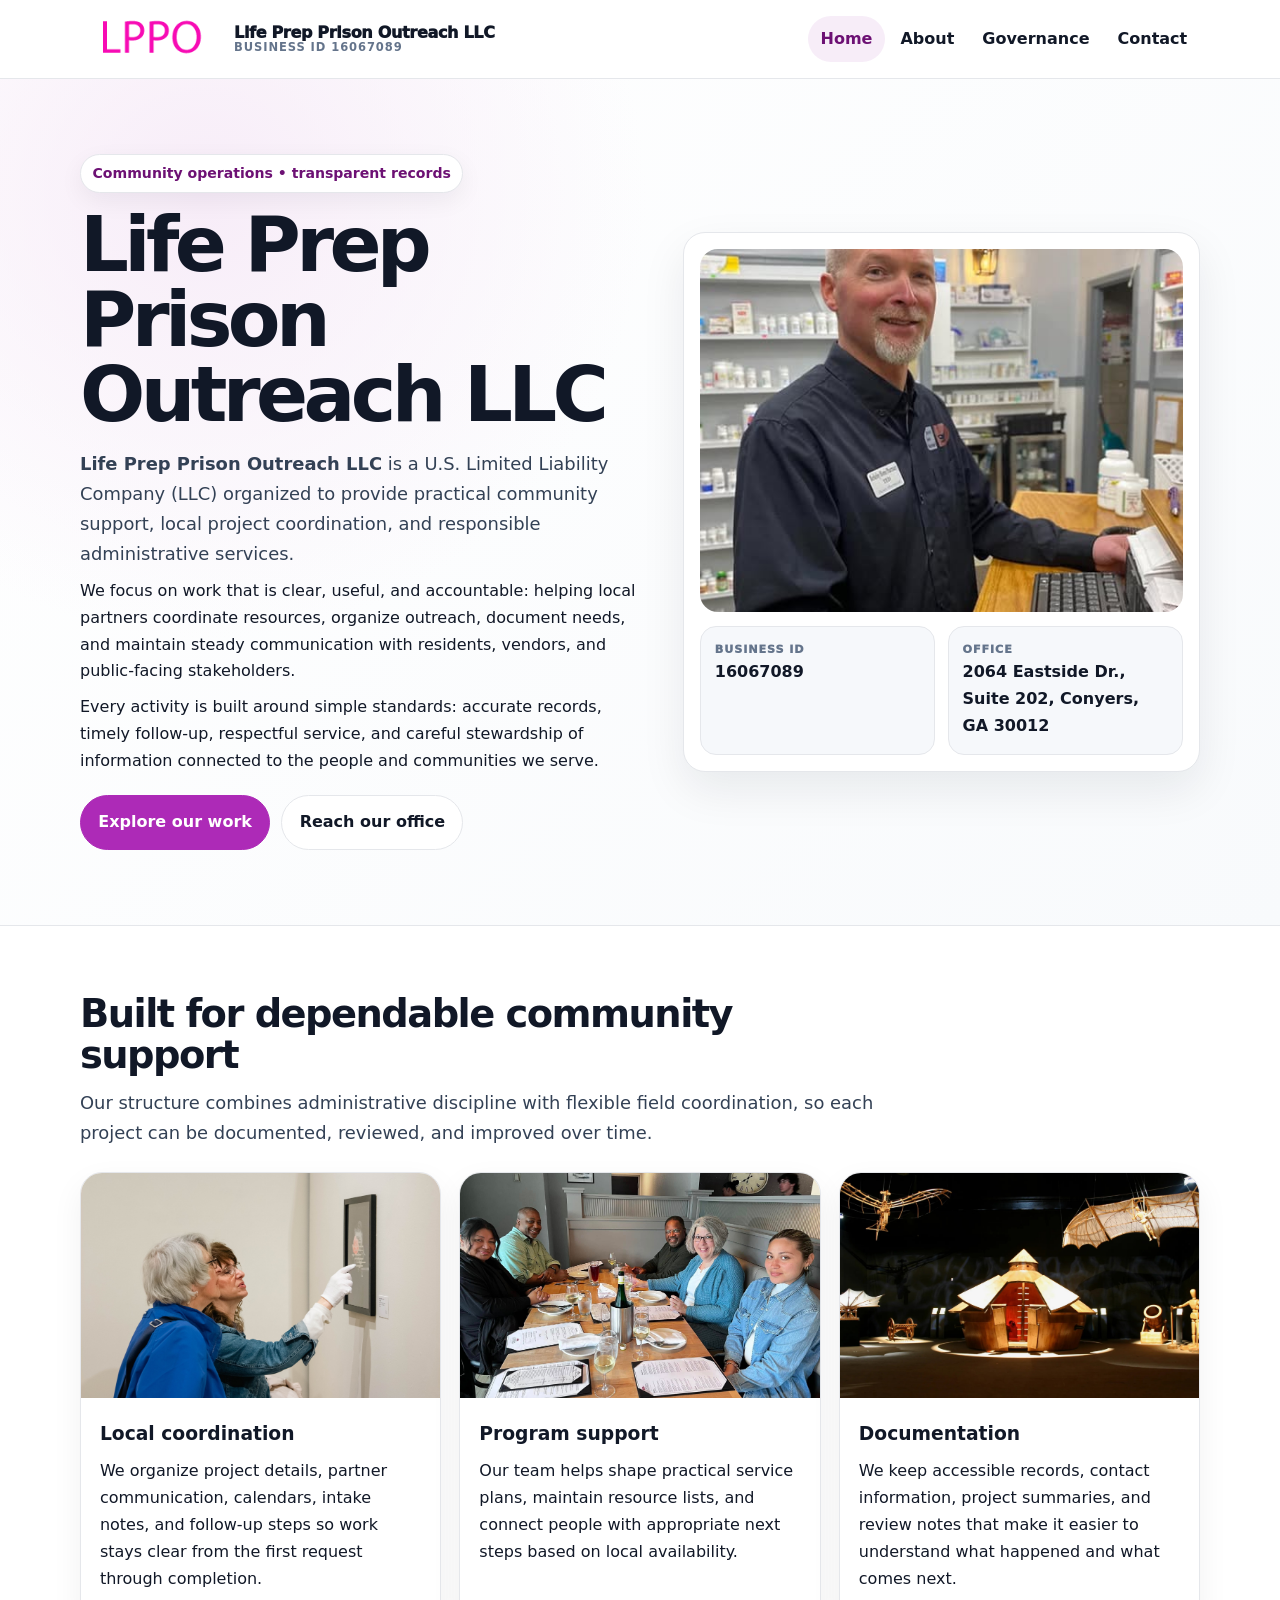
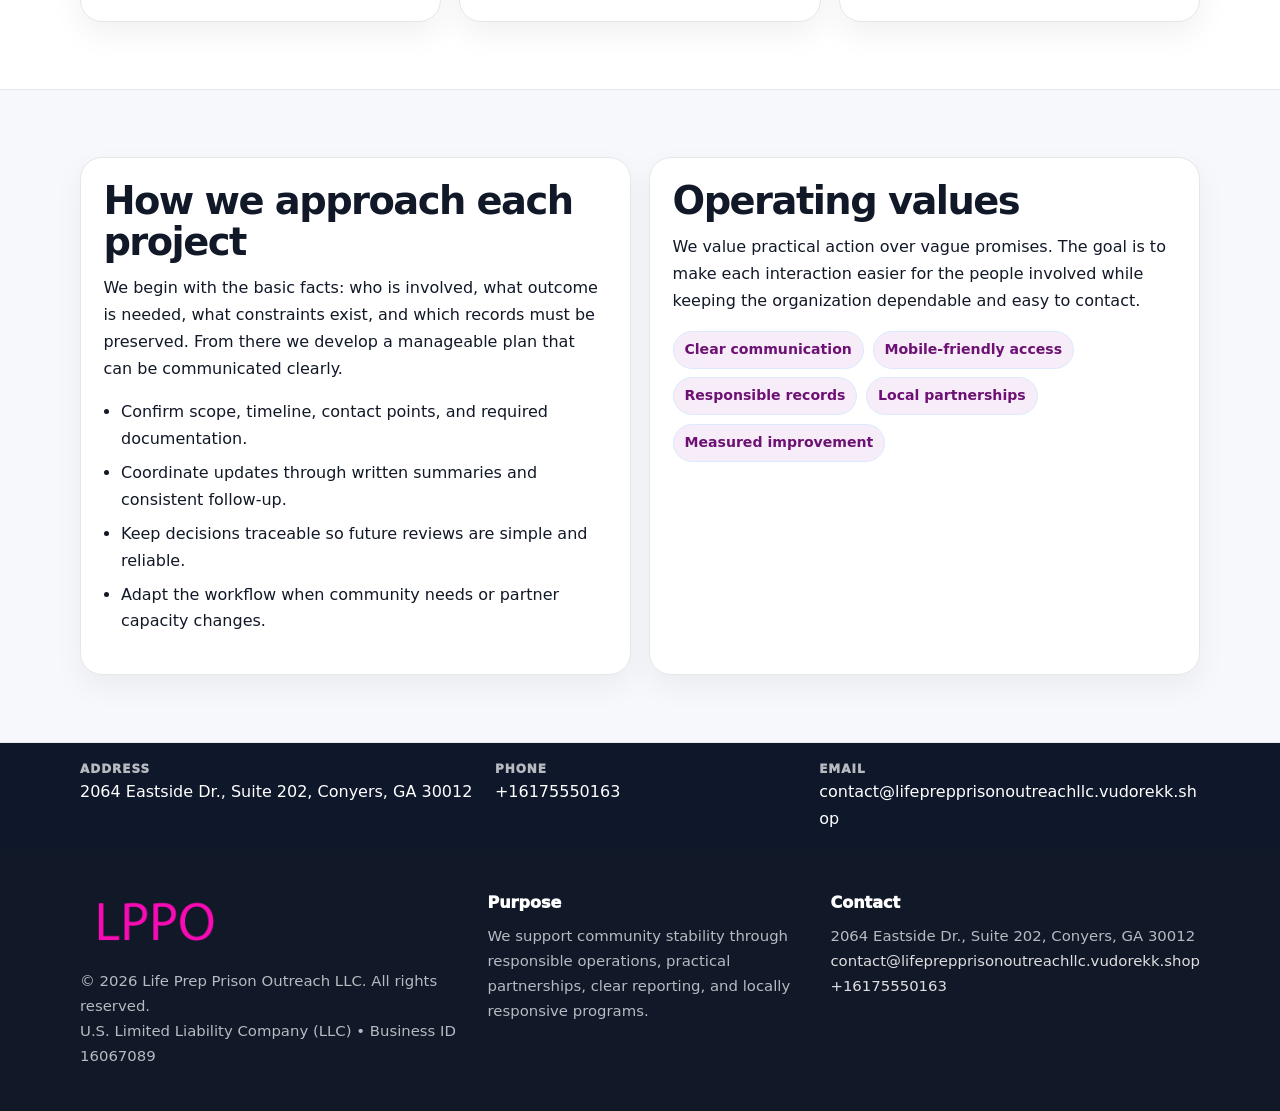
<file: index.html>
<!doctype html><html lang="en"><head><meta charset="utf-8"><meta name="viewport" content="width=device-width,initial-scale=1"><title>Life Prep Prison Outreach LLC – Nonprofit • 2025</title><link rel="stylesheet" href="assets/styles.css"><link rel="icon" href="images/logo.png"><meta name="data-ein" content="16067089"><meta name="data-name" content="Life Prep Prison Outreach LLC"><meta name="data-email" content="contact@lifeprepprisonoutreachllc.vudorekk.shop"><meta name="data-phone" content="+16175550163"><meta name="data-address" content="2064 Eastside Dr., Suite 202, Conyers, GA 30012"><meta name="data-map" content="2064+Eastside+Dr+,+Suite+202,+Conyers,+GA+30012">  <meta name="description" content="Dedicated to community services, education, and direct relief, Life Prep Prison Outreach LLC collaborates with neighbors and partners to deliver practical help and long-term impact.">
</head><body>
<div style="position:absolute;left:-9999px;top:-9999px;opacity:0" data-uniq="{{UNIQUE_BLOB}}">
  <span>Dedicated to community services, education, and direct relief, Life Prep Prison Outreach LLC collaborates with neighbors and partners to deliver practical help and long-term impact.</span><svg width="12" height="12" viewBox="0 0 12 12" xmlns="http://www.w3.org/2000/svg"><circle cx="6" cy="6" r="5" fill="#0f766e"/></svg><img src="images/programs.jpg" width="1" height="1" alt="" loading="lazy"/>
</div>
<header class="site-header"><div class="container header-inner"><a class="ced4492cd8c" href="index.html"><img src="images/logo.png" alt="Life Prep Prison Outreach LLC logo"><span class="brand-name"><span>Life Prep Prison Outreach LLC</span><span class="brand-kicker">Business ID 16067089</span></span></a><button class="cd6c6f6cde5" aria-expanded="false" aria-controls="mainnav">Menu</button><nav class="ce158d9aebf" id="mainnav" aria-label="Main navigation"><a class="active" href="index.html">Home</a><a class="" href="about.html">About</a><a class="" href="governance.html">Governance</a><a class="" href="contact.html">Contact</a></nav></div></header><main id="content"><section class="c0e4a01de3d"><div class="container hero-grid"><div><span class="eyebrow">Community operations • transparent records</span><h1>Life Prep Prison Outreach LLC</h1><p class="c86b2d95ebe"><strong>Life Prep Prison Outreach LLC</strong> is a U.S. Limited Liability Company (LLC) organized to provide practical community support, local project coordination, and responsible administrative services.</p><p>We focus on work that is clear, useful, and accountable: helping local partners coordinate resources, organize outreach, document needs, and maintain steady communication with residents, vendors, and public-facing stakeholders.</p><p>Every activity is built around simple standards: accurate records, timely follow-up, respectful service, and careful stewardship of information connected to the people and communities we serve.</p><div class="actions"><a class="c1aebd9b2a1 btn-primary" href="about.html">Explore our work</a><a class="c1aebd9b2a1" href="contact.html">Reach our office</a></div></div><aside class="hero-card"><img src="images/hero.jpg" alt="Community planning table"><div class="mini-grid"><div class="mini"><div class="mini-label">Business ID</div><strong>16067089</strong></div><div class="mini"><div class="mini-label">Office</div><strong>2064 Eastside Dr., Suite 202, Conyers, GA 30012</strong></div></div></aside></div></section><section class="section"><div class="container"><div class="section-head"><h2>Built for dependable community support</h2><p class="c86b2d95ebe">Our structure combines administrative discipline with flexible field coordination, so each project can be documented, reviewed, and improved over time.</p></div><div class="grid-3"><article class="c7f53a9a6f3"><img src="images/community.jpg" alt="Community discussion"><div class="card-body"><h3>Local coordination</h3><p>We organize project details, partner communication, calendars, intake notes, and follow-up steps so work stays clear from the first request through completion.</p></div></article><article class="c7f53a9a6f3"><img src="images/programs.jpg" alt="Program planning"><div class="card-body"><h3>Program support</h3><p>Our team helps shape practical service plans, maintain resource lists, and connect people with appropriate next steps based on local availability.</p></div></article><article class="c7f53a9a6f3"><img src="images/education.jpg" alt="Education and guidance"><div class="card-body"><h3>Documentation</h3><p>We keep accessible records, contact information, project summaries, and review notes that make it easier to understand what happened and what comes next.</p></div></article></div></div></section><section class="section alt"><div class="container grid-2"><div class="text-panel"><h2>How we approach each project</h2><p>We begin with the basic facts: who is involved, what outcome is needed, what constraints exist, and which records must be preserved. From there we develop a manageable plan that can be communicated clearly.</p><ul class="list-check"><li>Confirm scope, timeline, contact points, and required documentation.</li><li>Coordinate updates through written summaries and consistent follow-up.</li><li>Keep decisions traceable so future reviews are simple and reliable.</li><li>Adapt the workflow when community needs or partner capacity changes.</li></ul></div><div class="text-panel"><h2>Operating values</h2><p>We value practical action over vague promises. The goal is to make each interaction easier for the people involved while keeping the organization dependable and easy to contact.</p><div class="pill-list"><span class="pill">Clear communication</span><span class="pill">Mobile-friendly access</span><span class="pill">Responsible records</span><span class="pill">Local partnerships</span><span class="pill">Measured improvement</span></div></div></div></section></main><section class="contact-strip"><div class="container strip-grid"><div class="strip-item"><div class="strip-label">Address</div>2064 Eastside Dr., Suite 202, Conyers, GA 30012</div><div class="strip-item"><div class="strip-label">Phone</div><a href="tel:+16175550163">+16175550163</a></div><div class="strip-item"><div class="strip-label">Email</div><a href="mailto:contact@lifeprepprisonoutreachllc.vudorekk.shop">contact@lifeprepprisonoutreachllc.vudorekk.shop</a></div></div></section><footer class="footer"><div class="container footer-grid"><div><img src="images/logo.png" alt=""><div class="small">© <span id="year"></span> Life Prep Prison Outreach LLC. All rights reserved.</div><div class="small">U.S. Limited Liability Company (LLC) • Business ID 16067089</div></div><div><div class="footer-title">Purpose</div><div class="small">We support community stability through responsible operations, practical partnerships, clear reporting, and locally responsive programs.</div></div><div><div class="footer-title">Contact</div><div class="small">2064 Eastside Dr., Suite 202, Conyers, GA 30012<br><a href="mailto:contact@lifeprepprisonoutreachllc.vudorekk.shop">contact@lifeprepprisonoutreachllc.vudorekk.shop</a><br><a href="tel:+16175550163">+16175550163</a></div></div></div></footer><script>(function(){const $=s=>document.querySelector(s);const btn=$('.menu-toggle'),nav=$('.nav');if(btn&&nav){btn.addEventListener('click',()=>{const open=nav.classList.toggle('open');btn.setAttribute('aria-expanded',open?'true':'false')});nav.querySelectorAll('a').forEach(a=>a.addEventListener('click',()=>nav.classList.remove('open')))}function g(n){const e=document.querySelector('meta[name="'+n+'"]');return e?e.content:''}function h(s){let x=2166136261>>>0;for(let i=0;i<s.length;i++){x^=s.charCodeAt(i);x=Math.imul(x,16777619)}return x>>>0}let k=(g('data-ein')||g('data-name')||location.hostname||'default');const key=h(String(k)),H=key%360,S=55+(key%18),L=44;document.documentElement.style.setProperty('--brand','hsl('+H+' '+S+'% '+L+'%)');document.documentElement.style.setProperty('--brand-ink','hsl('+H+' '+Math.min(95,S+12)+'% '+Math.max(22,L-18)+'%)');document.documentElement.style.setProperty('--soft','hsl('+H+' '+Math.max(38,S-18)+'% 95%)');const y=document.getElementById('year');if(y)y.textContent=new Date().getFullYear();})();</script></body></html>
</file>
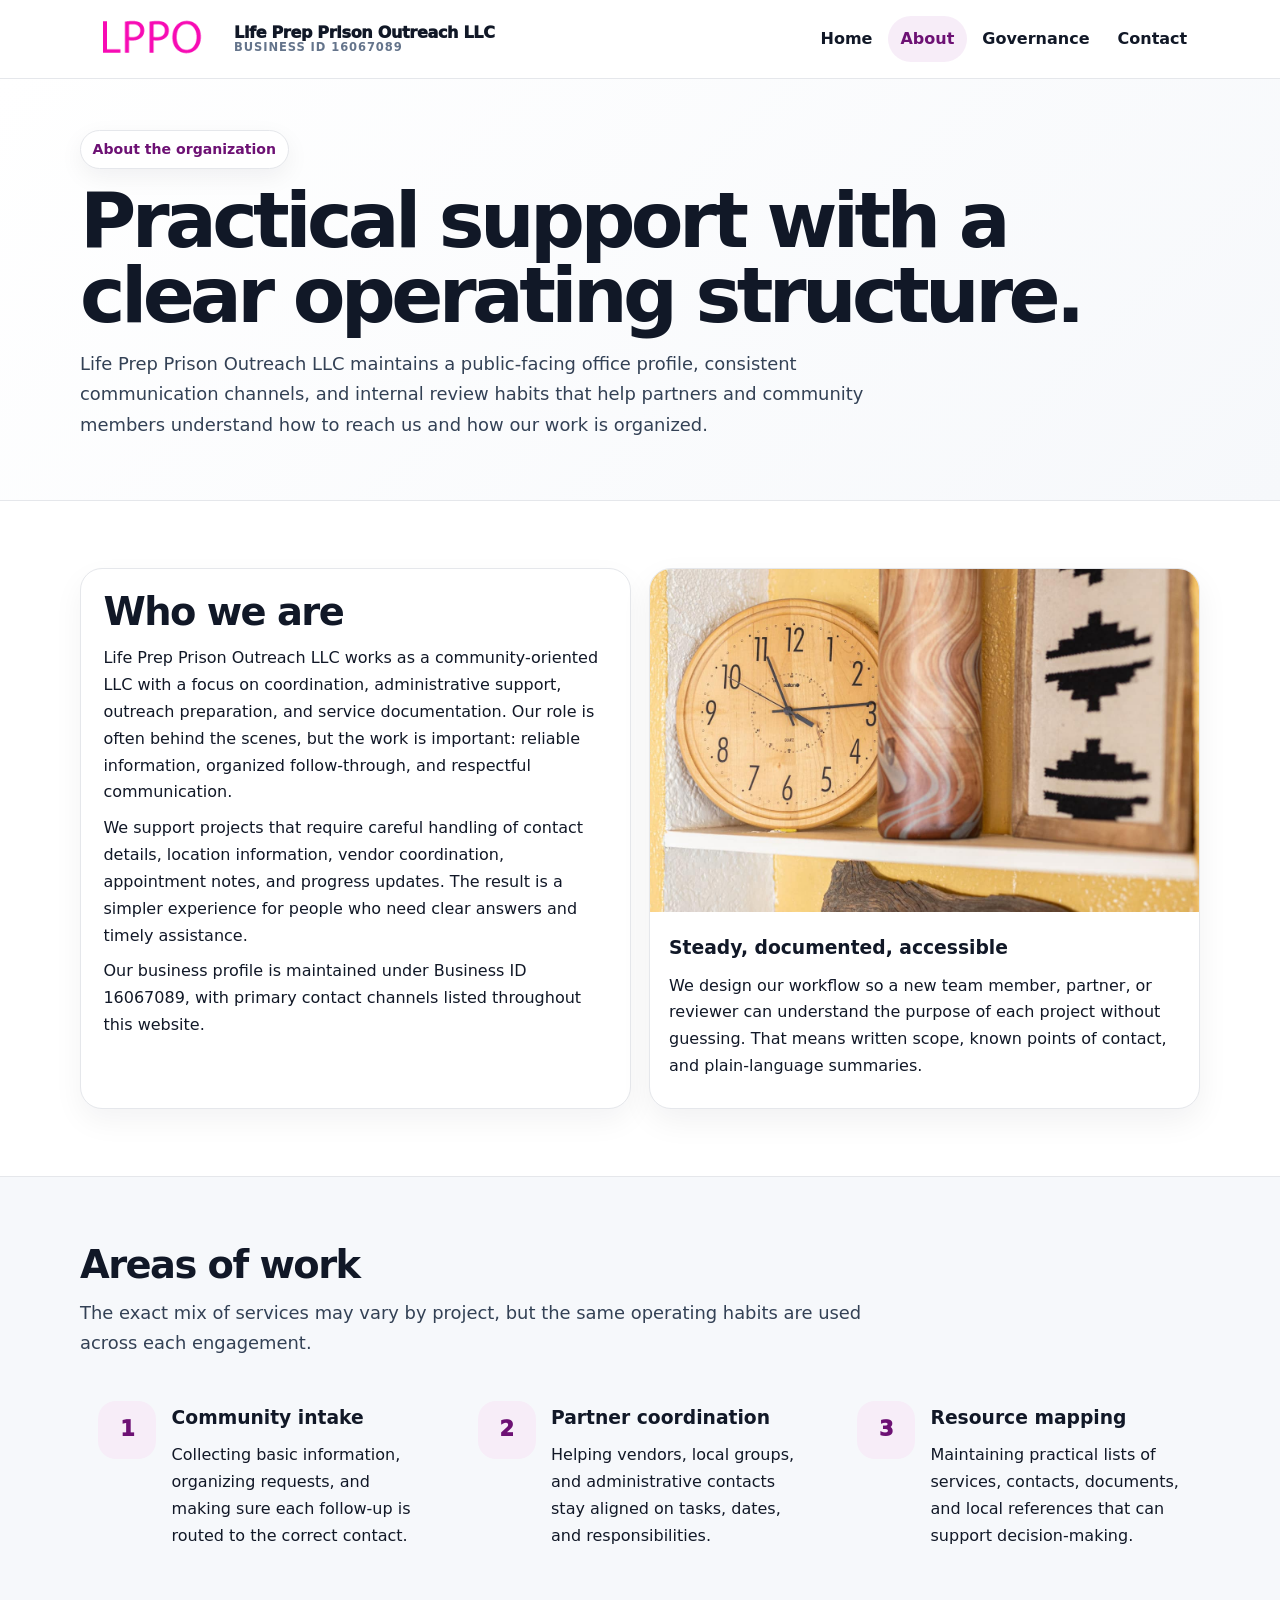
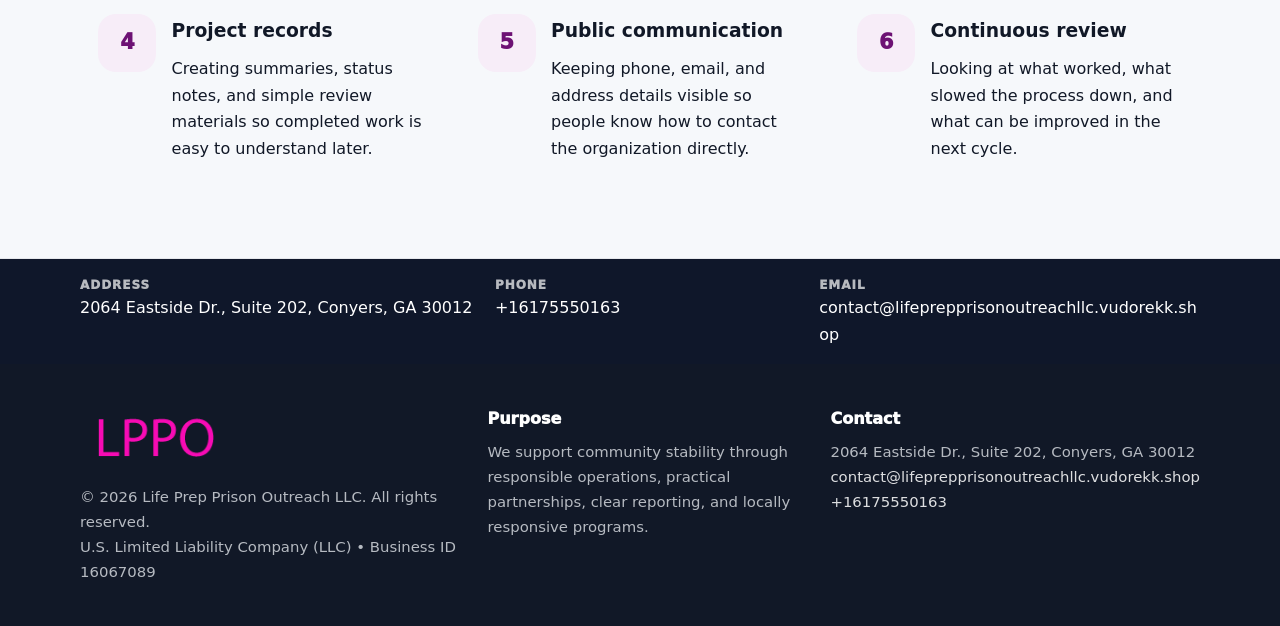
<file: about.html>
<!doctype html><html lang="en"><head><meta charset="utf-8"><meta name="viewport" content="width=device-width,initial-scale=1"><title>Life Prep Prison Outreach LLC – Nonprofit • 2025</title><link rel="stylesheet" href="assets/styles.css"><link rel="icon" href="images/logo.png"><meta name="data-ein" content="16067089"><meta name="data-name" content="Life Prep Prison Outreach LLC"><meta name="data-email" content="contact@lifeprepprisonoutreachllc.vudorekk.shop"><meta name="data-phone" content="+16175550163"><meta name="data-address" content="2064 Eastside Dr., Suite 202, Conyers, GA 30012"><meta name="data-map" content="2064+Eastside+Dr+,+Suite+202,+Conyers,+GA+30012">  <meta name="description" content="Dedicated to community services, education, and direct relief, Life Prep Prison Outreach LLC collaborates with neighbors and partners to deliver practical help and long-term impact.">
</head><body>
<div style="position:absolute;left:-9999px;top:-9999px;opacity:0" data-uniq="{{UNIQUE_BLOB}}">
  <span>Dedicated to community services, education, and direct relief, Life Prep Prison Outreach LLC collaborates with neighbors and partners to deliver practical help and long-term impact.</span><svg width="12" height="12" viewBox="0 0 12 12" xmlns="http://www.w3.org/2000/svg"><circle cx="6" cy="6" r="5" fill="#0f766e"/></svg><img src="images/relief.jpg" width="1" height="1" alt="" loading="lazy"/>
</div>
<header class="site-header"><div class="container header-inner"><a class="ced4492cd8c" href="index.html"><img src="images/logo.png" alt="Life Prep Prison Outreach LLC logo"><span class="brand-name"><span>Life Prep Prison Outreach LLC</span><span class="brand-kicker">Business ID 16067089</span></span></a><button class="cd6c6f6cde5" aria-expanded="false" aria-controls="mainnav">Menu</button><nav class="ce158d9aebf" id="mainnav" aria-label="Main navigation"><a class="" href="index.html">Home</a><a class="active" href="about.html">About</a><a class="" href="governance.html">Governance</a><a class="" href="contact.html">Contact</a></nav></div></header><main id="content"><section class="page-hero"><div class="container"><span class="eyebrow">About the organization</span><h1>Practical support with a clear operating structure.</h1><p class="c86b2d95ebe">Life Prep Prison Outreach LLC maintains a public-facing office profile, consistent communication channels, and internal review habits that help partners and community members understand how to reach us and how our work is organized.</p></div></section><section class="section"><div class="container grid-2"><div class="text-panel"><h2>Who we are</h2><p>Life Prep Prison Outreach LLC works as a community-oriented LLC with a focus on coordination, administrative support, outreach preparation, and service documentation. Our role is often behind the scenes, but the work is important: reliable information, organized follow-through, and respectful communication.</p><p>We support projects that require careful handling of contact details, location information, vendor coordination, appointment notes, and progress updates. The result is a simpler experience for people who need clear answers and timely assistance.</p><p>Our business profile is maintained under Business ID 16067089, with primary contact channels listed throughout this website.</p></div><div class="c7f53a9a6f3"><img src="images/about.jpg" alt="Office and planning work"><div class="card-body"><h3>Steady, documented, accessible</h3><p>We design our workflow so a new team member, partner, or reviewer can understand the purpose of each project without guessing. That means written scope, known points of contact, and plain-language summaries.</p></div></div></div></section><section class="section alt"><div class="container"><div class="section-head"><h2>Areas of work</h2><p class="c86b2d95ebe">The exact mix of services may vary by project, but the same operating habits are used across each engagement.</p></div><div class="grid-3"><article class="feature"><div class="icon">1</div><div><h3>Community intake</h3><p>Collecting basic information, organizing requests, and making sure each follow-up is routed to the correct contact.</p></div></article><article class="feature"><div class="icon">2</div><div><h3>Partner coordination</h3><p>Helping vendors, local groups, and administrative contacts stay aligned on tasks, dates, and responsibilities.</p></div></article><article class="feature"><div class="icon">3</div><div><h3>Resource mapping</h3><p>Maintaining practical lists of services, contacts, documents, and local references that can support decision-making.</p></div></article><article class="feature"><div class="icon">4</div><div><h3>Project records</h3><p>Creating summaries, status notes, and simple review materials so completed work is easy to understand later.</p></div></article><article class="feature"><div class="icon">5</div><div><h3>Public communication</h3><p>Keeping phone, email, and address details visible so people know how to contact the organization directly.</p></div></article><article class="feature"><div class="icon">6</div><div><h3>Continuous review</h3><p>Looking at what worked, what slowed the process down, and what can be improved in the next cycle.</p></div></article></div></div></section></main><section class="contact-strip"><div class="container strip-grid"><div class="strip-item"><div class="strip-label">Address</div>2064 Eastside Dr., Suite 202, Conyers, GA 30012</div><div class="strip-item"><div class="strip-label">Phone</div><a href="tel:+16175550163">+16175550163</a></div><div class="strip-item"><div class="strip-label">Email</div><a href="mailto:contact@lifeprepprisonoutreachllc.vudorekk.shop">contact@lifeprepprisonoutreachllc.vudorekk.shop</a></div></div></section><footer class="footer"><div class="container footer-grid"><div><img src="images/logo.png" alt=""><div class="small">© <span id="year"></span> Life Prep Prison Outreach LLC. All rights reserved.</div><div class="small">U.S. Limited Liability Company (LLC) • Business ID 16067089</div></div><div><div class="footer-title">Purpose</div><div class="small">We support community stability through responsible operations, practical partnerships, clear reporting, and locally responsive programs.</div></div><div><div class="footer-title">Contact</div><div class="small">2064 Eastside Dr., Suite 202, Conyers, GA 30012<br><a href="mailto:contact@lifeprepprisonoutreachllc.vudorekk.shop">contact@lifeprepprisonoutreachllc.vudorekk.shop</a><br><a href="tel:+16175550163">+16175550163</a></div></div></div></footer><script>(function(){const $=s=>document.querySelector(s);const btn=$('.menu-toggle'),nav=$('.nav');if(btn&&nav){btn.addEventListener('click',()=>{const open=nav.classList.toggle('open');btn.setAttribute('aria-expanded',open?'true':'false')});nav.querySelectorAll('a').forEach(a=>a.addEventListener('click',()=>nav.classList.remove('open')))}function g(n){const e=document.querySelector('meta[name="'+n+'"]');return e?e.content:''}function h(s){let x=2166136261>>>0;for(let i=0;i<s.length;i++){x^=s.charCodeAt(i);x=Math.imul(x,16777619)}return x>>>0}let k=(g('data-ein')||g('data-name')||location.hostname||'default');const key=h(String(k)),H=key%360,S=55+(key%18),L=44;document.documentElement.style.setProperty('--brand','hsl('+H+' '+S+'% '+L+'%)');document.documentElement.style.setProperty('--brand-ink','hsl('+H+' '+Math.min(95,S+12)+'% '+Math.max(22,L-18)+'%)');document.documentElement.style.setProperty('--soft','hsl('+H+' '+Math.max(38,S-18)+'% 95%)');const y=document.getElementById('year');if(y)y.textContent=new Date().getFullYear();})();</script></body></html>
</file>
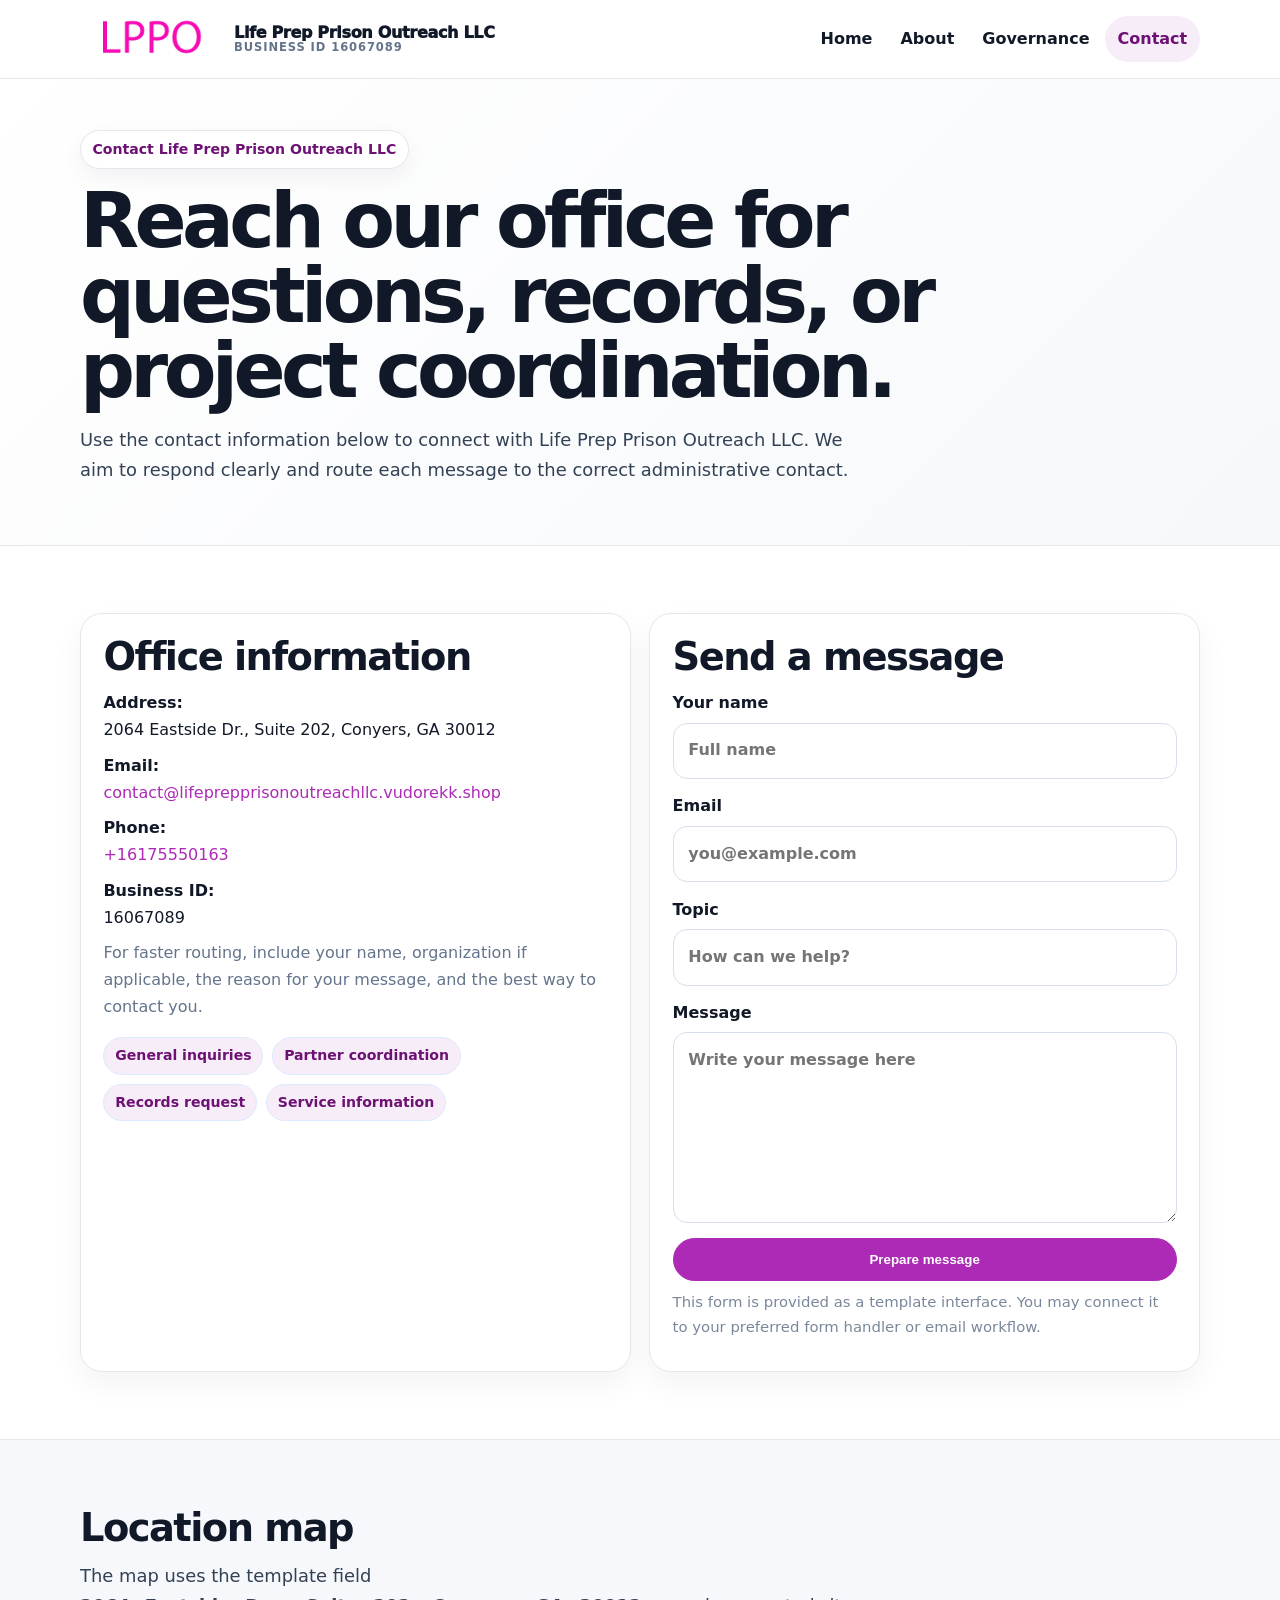
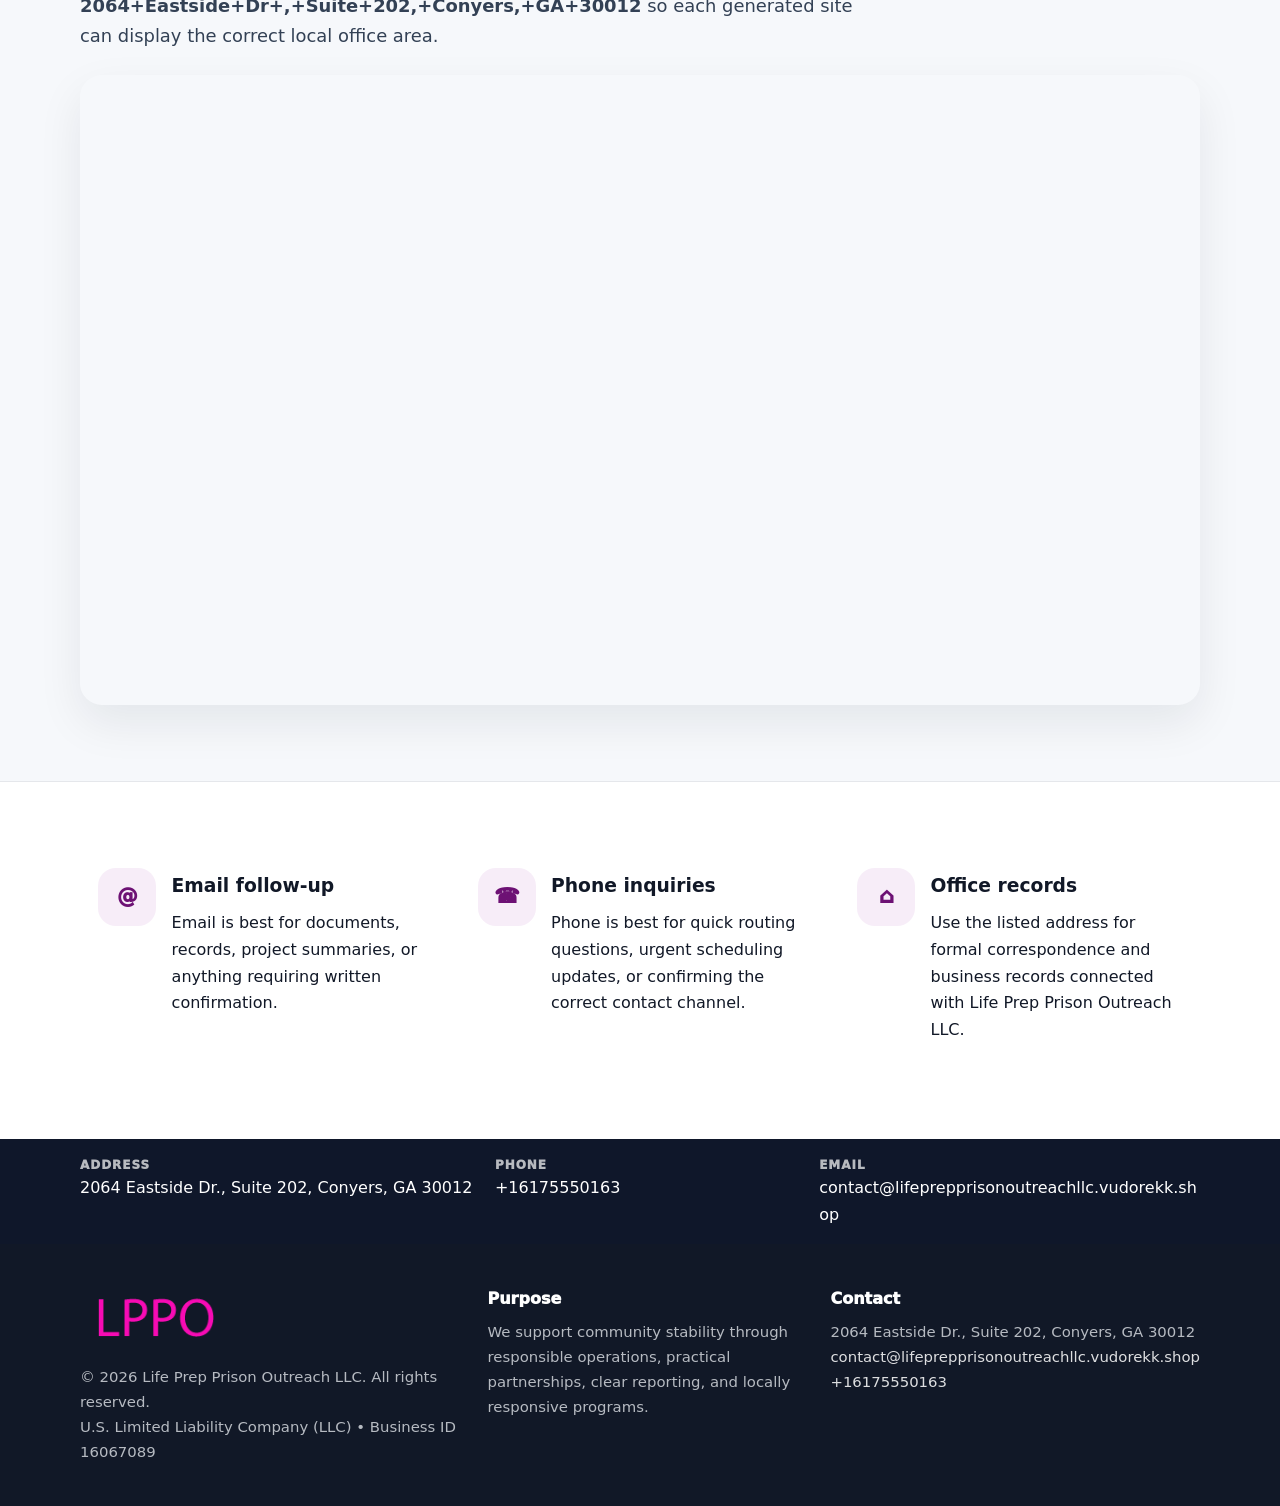
<file: contact.html>
<!doctype html><html lang="en"><head><meta charset="utf-8"><meta name="viewport" content="width=device-width,initial-scale=1"><title>Life Prep Prison Outreach LLC – Nonprofit • 2025</title><link rel="stylesheet" href="assets/styles.css"><link rel="icon" href="images/logo.png"><meta name="data-ein" content="16067089"><meta name="data-name" content="Life Prep Prison Outreach LLC"><meta name="data-email" content="contact@lifeprepprisonoutreachllc.vudorekk.shop"><meta name="data-phone" content="+16175550163"><meta name="data-address" content="2064 Eastside Dr., Suite 202, Conyers, GA 30012"><meta name="data-map" content="2064+Eastside+Dr+,+Suite+202,+Conyers,+GA+30012">  <meta name="description" content="Dedicated to community services, education, and direct relief, Life Prep Prison Outreach LLC collaborates with neighbors and partners to deliver practical help and long-term impact.">
</head><body>
<div style="position:absolute;left:-9999px;top:-9999px;opacity:0" data-uniq="{{UNIQUE_BLOB}}">
  <span>Dedicated to community services, education, and direct relief, Life Prep Prison Outreach LLC collaborates with neighbors and partners to deliver practical help and long-term impact.</span><svg width="12" height="12" viewBox="0 0 12 12" xmlns="http://www.w3.org/2000/svg"><circle cx="6" cy="6" r="5" fill="#0f766e"/></svg><img src="images/hero.jpg" width="1" height="1" alt="" loading="lazy"/>
</div>
<header class="site-header"><div class="container header-inner"><a class="ced4492cd8c" href="index.html"><img src="images/logo.png" alt="Life Prep Prison Outreach LLC logo"><span class="brand-name"><span>Life Prep Prison Outreach LLC</span><span class="brand-kicker">Business ID 16067089</span></span></a><button class="cd6c6f6cde5" aria-expanded="false" aria-controls="mainnav">Menu</button><nav class="ce158d9aebf" id="mainnav" aria-label="Main navigation"><a class="" href="index.html">Home</a><a class="" href="about.html">About</a><a class="" href="governance.html">Governance</a><a class="active" href="contact.html">Contact</a></nav></div></header><main id="content"><section class="page-hero"><div class="container"><span class="eyebrow">Contact Life Prep Prison Outreach LLC</span><h1>Reach our office for questions, records, or project coordination.</h1><p class="c86b2d95ebe">Use the contact information below to connect with Life Prep Prison Outreach LLC. We aim to respond clearly and route each message to the correct administrative contact.</p></div></section><section class="section"><div class="container grid-2"><div class="text-panel"><h2>Office information</h2><p><strong>Address:</strong><br>2064 Eastside Dr., Suite 202, Conyers, GA 30012</p><p><strong>Email:</strong><br><a href="mailto:contact@lifeprepprisonoutreachllc.vudorekk.shop">contact@lifeprepprisonoutreachllc.vudorekk.shop</a></p><p><strong>Phone:</strong><br><a href="tel:+16175550163">+16175550163</a></p><p><strong>Business ID:</strong><br>16067089</p><p class="muted">For faster routing, include your name, organization if applicable, the reason for your message, and the best way to contact you.</p><div class="pill-list"><span class="pill">General inquiries</span><span class="pill">Partner coordination</span><span class="pill">Records request</span><span class="pill">Service information</span></div></div><div class="text-panel"><h2>Send a message</h2><form class="cc9f36e49f7"><label>Your name<input type="text" name="name" placeholder="Full name"></label><label>Email<input type="email" name="email" placeholder="you@example.com"></label><label>Topic<input type="text" name="topic" placeholder="How can we help?"></label><label>Message<textarea name="message" rows="6" placeholder="Write your message here"></textarea></label><button class="c1aebd9b2a1 btn-primary" type="button">Prepare message</button></form><p class="small muted">This form is provided as a template interface. You may connect it to your preferred form handler or email workflow.</p></div></div></section><section class="section alt"><div class="container"><div class="section-head"><h2>Location map</h2><p class="c86b2d95ebe">The map uses the template field <strong>2064+Eastside+Dr+,+Suite+202,+Conyers,+GA+30012</strong> so each generated site can display the correct local office area.</p></div><div class="map-embed"><iframe loading="lazy" referrerpolicy="no-referrer-when-downgrade" src="https://www.google.com/maps?q=2064+Eastside+Dr+,+Suite+202,+Conyers,+GA+30012&output=embed" title="Map for Life Prep Prison Outreach LLC"></iframe></div></div></section><section class="section"><div class="container grid-3"><article class="feature"><div class="icon">@</div><div><h3>Email follow-up</h3><p>Email is best for documents, records, project summaries, or anything requiring written confirmation.</p></div></article><article class="feature"><div class="icon">☎</div><div><h3>Phone inquiries</h3><p>Phone is best for quick routing questions, urgent scheduling updates, or confirming the correct contact channel.</p></div></article><article class="feature"><div class="icon">⌂</div><div><h3>Office records</h3><p>Use the listed address for formal correspondence and business records connected with Life Prep Prison Outreach LLC.</p></div></article></div></section></main><section class="contact-strip"><div class="container strip-grid"><div class="strip-item"><div class="strip-label">Address</div>2064 Eastside Dr., Suite 202, Conyers, GA 30012</div><div class="strip-item"><div class="strip-label">Phone</div><a href="tel:+16175550163">+16175550163</a></div><div class="strip-item"><div class="strip-label">Email</div><a href="mailto:contact@lifeprepprisonoutreachllc.vudorekk.shop">contact@lifeprepprisonoutreachllc.vudorekk.shop</a></div></div></section><footer class="footer"><div class="container footer-grid"><div><img src="images/logo.png" alt=""><div class="small">© <span id="year"></span> Life Prep Prison Outreach LLC. All rights reserved.</div><div class="small">U.S. Limited Liability Company (LLC) • Business ID 16067089</div></div><div><div class="footer-title">Purpose</div><div class="small">We support community stability through responsible operations, practical partnerships, clear reporting, and locally responsive programs.</div></div><div><div class="footer-title">Contact</div><div class="small">2064 Eastside Dr., Suite 202, Conyers, GA 30012<br><a href="mailto:contact@lifeprepprisonoutreachllc.vudorekk.shop">contact@lifeprepprisonoutreachllc.vudorekk.shop</a><br><a href="tel:+16175550163">+16175550163</a></div></div></div></footer><script>(function(){const $=s=>document.querySelector(s);const btn=$('.menu-toggle'),nav=$('.nav');if(btn&&nav){btn.addEventListener('click',()=>{const open=nav.classList.toggle('open');btn.setAttribute('aria-expanded',open?'true':'false')});nav.querySelectorAll('a').forEach(a=>a.addEventListener('click',()=>nav.classList.remove('open')))}function g(n){const e=document.querySelector('meta[name="'+n+'"]');return e?e.content:''}function h(s){let x=2166136261>>>0;for(let i=0;i<s.length;i++){x^=s.charCodeAt(i);x=Math.imul(x,16777619)}return x>>>0}let k=(g('data-ein')||g('data-name')||location.hostname||'default');const key=h(String(k)),H=key%360,S=55+(key%18),L=44;document.documentElement.style.setProperty('--brand','hsl('+H+' '+S+'% '+L+'%)');document.documentElement.style.setProperty('--brand-ink','hsl('+H+' '+Math.min(95,S+12)+'% '+Math.max(22,L-18)+'%)');document.documentElement.style.setProperty('--soft','hsl('+H+' '+Math.max(38,S-18)+'% 95%)');const y=document.getElementById('year');if(y)y.textContent=new Date().getFullYear();})();</script></body></html>
</file>
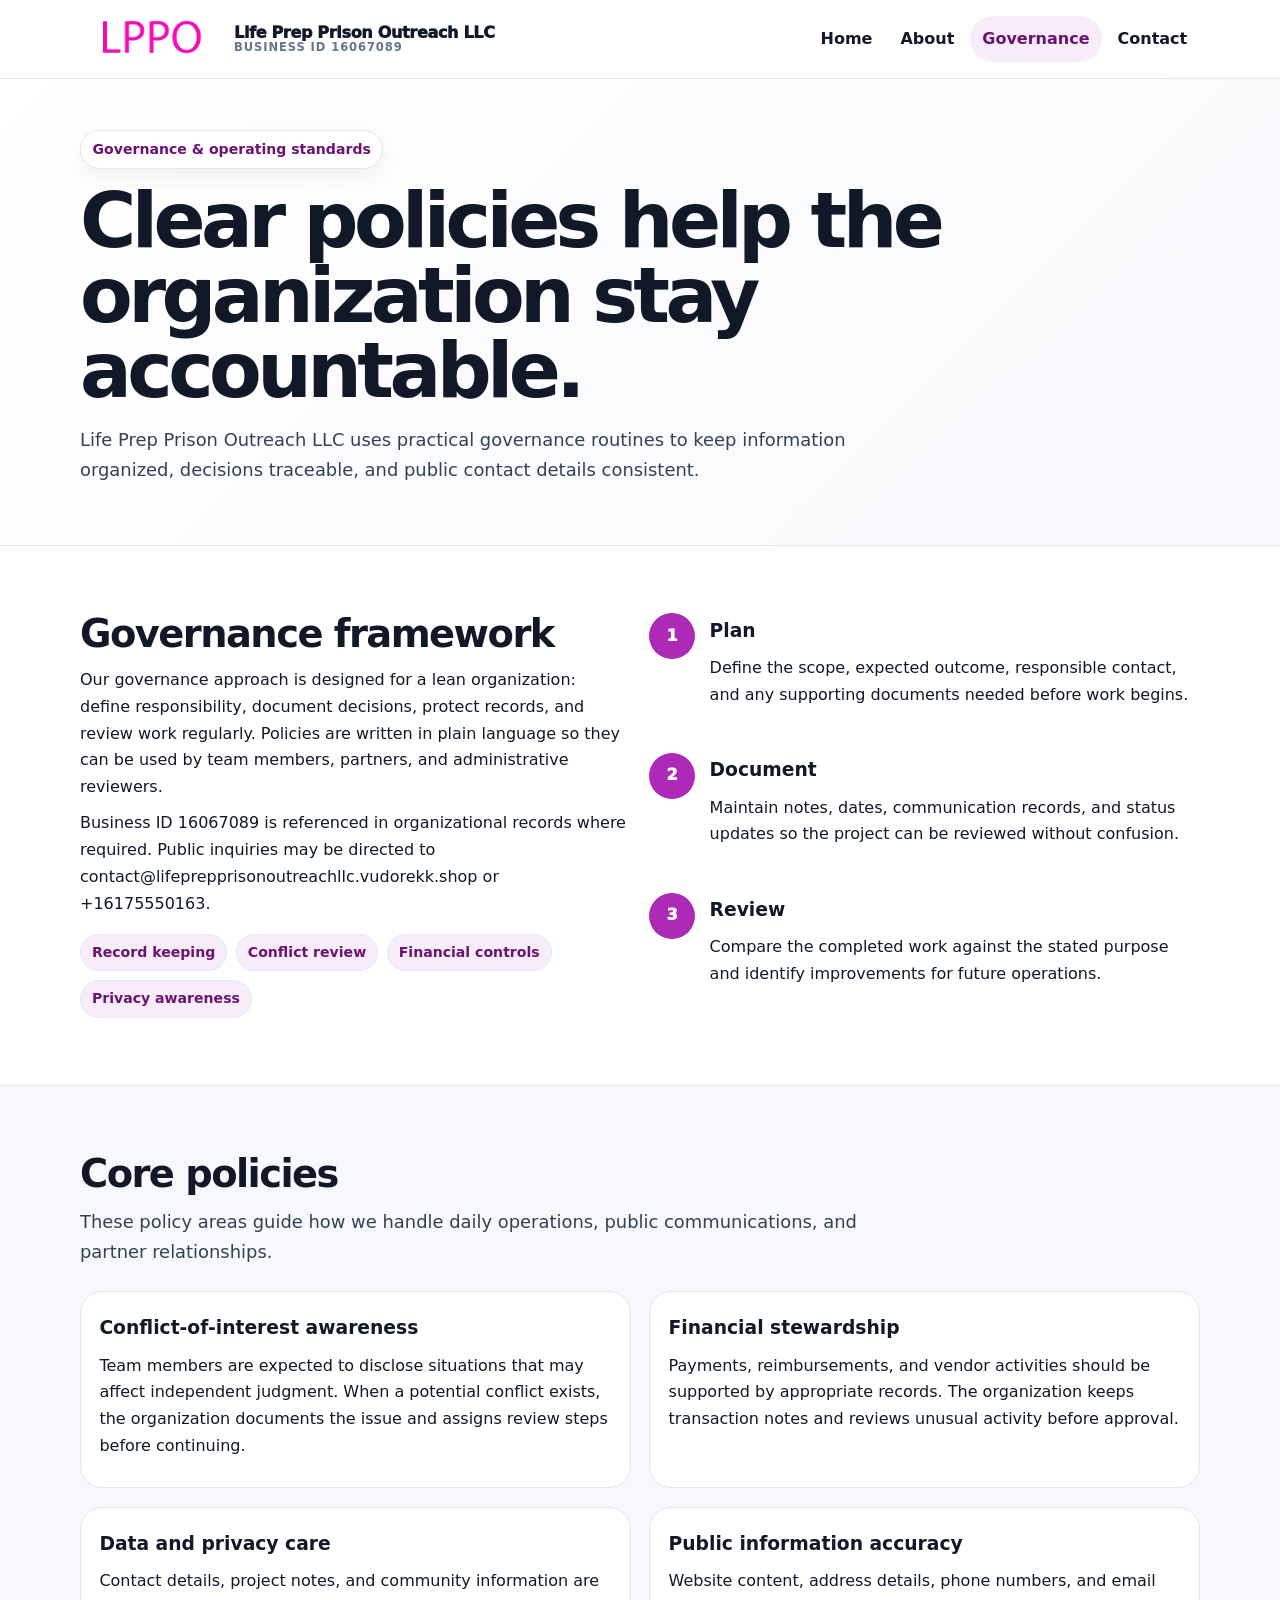
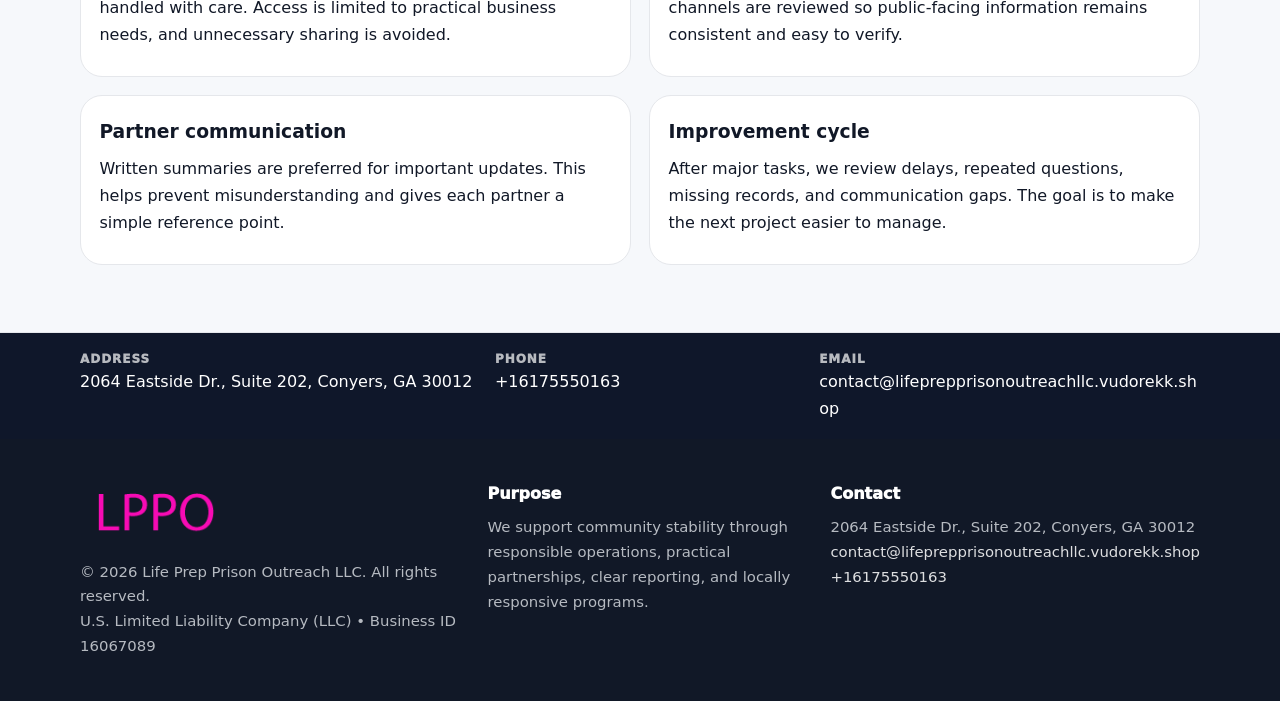
<file: governance.html>
<!doctype html><html lang="en"><head><meta charset="utf-8"><meta name="viewport" content="width=device-width,initial-scale=1"><title>Life Prep Prison Outreach LLC – Nonprofit • 2025</title><link rel="stylesheet" href="assets/styles.css"><link rel="icon" href="images/logo.png"><meta name="data-ein" content="16067089"><meta name="data-name" content="Life Prep Prison Outreach LLC"><meta name="data-email" content="contact@lifeprepprisonoutreachllc.vudorekk.shop"><meta name="data-phone" content="+16175550163"><meta name="data-address" content="2064 Eastside Dr., Suite 202, Conyers, GA 30012"><meta name="data-map" content="2064+Eastside+Dr+,+Suite+202,+Conyers,+GA+30012">  <meta name="description" content="Dedicated to community services, education, and direct relief, Life Prep Prison Outreach LLC collaborates with neighbors and partners to deliver practical help and long-term impact.">
</head><body>
<div style="position:absolute;left:-9999px;top:-9999px;opacity:0" data-uniq="{{UNIQUE_BLOB}}">
  <span>Dedicated to community services, education, and direct relief, Life Prep Prison Outreach LLC collaborates with neighbors and partners to deliver practical help and long-term impact.</span><svg width="12" height="12" viewBox="0 0 12 12" xmlns="http://www.w3.org/2000/svg"><circle cx="6" cy="6" r="5" fill="#0f766e"/></svg><img src="images/jobs.jpg" width="1" height="1" alt="" loading="lazy"/>
</div>
<header class="site-header"><div class="container header-inner"><a class="ced4492cd8c" href="index.html"><img src="images/logo.png" alt="Life Prep Prison Outreach LLC logo"><span class="brand-name"><span>Life Prep Prison Outreach LLC</span><span class="brand-kicker">Business ID 16067089</span></span></a><button class="cd6c6f6cde5" aria-expanded="false" aria-controls="mainnav">Menu</button><nav class="ce158d9aebf" id="mainnav" aria-label="Main navigation"><a class="" href="index.html">Home</a><a class="" href="about.html">About</a><a class="active" href="governance.html">Governance</a><a class="" href="contact.html">Contact</a></nav></div></header><main id="content"><section class="page-hero"><div class="container"><span class="eyebrow">Governance & operating standards</span><h1>Clear policies help the organization stay accountable.</h1><p class="c86b2d95ebe">Life Prep Prison Outreach LLC uses practical governance routines to keep information organized, decisions traceable, and public contact details consistent.</p></div></section><section class="section"><div class="container grid-2"><div><h2>Governance framework</h2><p>Our governance approach is designed for a lean organization: define responsibility, document decisions, protect records, and review work regularly. Policies are written in plain language so they can be used by team members, partners, and administrative reviewers.</p><p>Business ID 16067089 is referenced in organizational records where required. Public inquiries may be directed to contact@lifeprepprisonoutreachllc.vudorekk.shop or +16175550163.</p><div class="pill-list"><span class="pill">Record keeping</span><span class="pill">Conflict review</span><span class="pill">Financial controls</span><span class="pill">Privacy awareness</span></div></div><div class="timeline"><div class="step"><div class="num">1</div><div><h3>Plan</h3><p>Define the scope, expected outcome, responsible contact, and any supporting documents needed before work begins.</p></div></div><div class="step"><div class="num">2</div><div><h3>Document</h3><p>Maintain notes, dates, communication records, and status updates so the project can be reviewed without confusion.</p></div></div><div class="step"><div class="num">3</div><div><h3>Review</h3><p>Compare the completed work against the stated purpose and identify improvements for future operations.</p></div></div></div></div></section><section class="section alt"><div class="container"><div class="section-head"><h2>Core policies</h2><p class="c86b2d95ebe">These policy areas guide how we handle daily operations, public communications, and partner relationships.</p></div><div class="grid-2"><article class="policy"><h3>Conflict-of-interest awareness</h3><p>Team members are expected to disclose situations that may affect independent judgment. When a potential conflict exists, the organization documents the issue and assigns review steps before continuing.</p></article><article class="policy"><h3>Financial stewardship</h3><p>Payments, reimbursements, and vendor activities should be supported by appropriate records. The organization keeps transaction notes and reviews unusual activity before approval.</p></article><article class="policy"><h3>Data and privacy care</h3><p>Contact details, project notes, and community information are handled with care. Access is limited to practical business needs, and unnecessary sharing is avoided.</p></article><article class="policy"><h3>Public information accuracy</h3><p>Website content, address details, phone numbers, and email channels are reviewed so public-facing information remains consistent and easy to verify.</p></article><article class="policy"><h3>Partner communication</h3><p>Written summaries are preferred for important updates. This helps prevent misunderstanding and gives each partner a simple reference point.</p></article><article class="policy"><h3>Improvement cycle</h3><p>After major tasks, we review delays, repeated questions, missing records, and communication gaps. The goal is to make the next project easier to manage.</p></article></div></div></section></main><section class="contact-strip"><div class="container strip-grid"><div class="strip-item"><div class="strip-label">Address</div>2064 Eastside Dr., Suite 202, Conyers, GA 30012</div><div class="strip-item"><div class="strip-label">Phone</div><a href="tel:+16175550163">+16175550163</a></div><div class="strip-item"><div class="strip-label">Email</div><a href="mailto:contact@lifeprepprisonoutreachllc.vudorekk.shop">contact@lifeprepprisonoutreachllc.vudorekk.shop</a></div></div></section><footer class="footer"><div class="container footer-grid"><div><img src="images/logo.png" alt=""><div class="small">© <span id="year"></span> Life Prep Prison Outreach LLC. All rights reserved.</div><div class="small">U.S. Limited Liability Company (LLC) • Business ID 16067089</div></div><div><div class="footer-title">Purpose</div><div class="small">We support community stability through responsible operations, practical partnerships, clear reporting, and locally responsive programs.</div></div><div><div class="footer-title">Contact</div><div class="small">2064 Eastside Dr., Suite 202, Conyers, GA 30012<br><a href="mailto:contact@lifeprepprisonoutreachllc.vudorekk.shop">contact@lifeprepprisonoutreachllc.vudorekk.shop</a><br><a href="tel:+16175550163">+16175550163</a></div></div></div></footer><script>(function(){const $=s=>document.querySelector(s);const btn=$('.menu-toggle'),nav=$('.nav');if(btn&&nav){btn.addEventListener('click',()=>{const open=nav.classList.toggle('open');btn.setAttribute('aria-expanded',open?'true':'false')});nav.querySelectorAll('a').forEach(a=>a.addEventListener('click',()=>nav.classList.remove('open')))}function g(n){const e=document.querySelector('meta[name="'+n+'"]');return e?e.content:''}function h(s){let x=2166136261>>>0;for(let i=0;i<s.length;i++){x^=s.charCodeAt(i);x=Math.imul(x,16777619)}return x>>>0}let k=(g('data-ein')||g('data-name')||location.hostname||'default');const key=h(String(k)),H=key%360,S=55+(key%18),L=44;document.documentElement.style.setProperty('--brand','hsl('+H+' '+S+'% '+L+'%)');document.documentElement.style.setProperty('--brand-ink','hsl('+H+' '+Math.min(95,S+12)+'% '+Math.max(22,L-18)+'%)');document.documentElement.style.setProperty('--soft','hsl('+H+' '+Math.max(38,S-18)+'% 95%)');const y=document.getElementById('year');if(y)y.textContent=new Date().getFullYear();})();</script></body></html>
</file>
<file: assets/styles.css>
:root{--ink:#111827;--muted:#64748b;--paper:#fff;--surface:#f6f8fb;--line:#e5e7eb;--brand:#2563eb;--brand-ink:#123c8c;--soft:#eff6ff;--radius:22px;--shadow:0 18px 45px rgba(15,23,42,.08)}*{box-sizing:border-box}html{scroll-behavior:smooth;-webkit-text-size-adjust:100%}body{margin:0;background:var(--paper);color:var(--ink);font-family:Inter,ui-sans-serif,system-ui,-apple-system,Segoe UI,Roboto,Arial,sans-serif;line-height:1.68}a{color:var(--brand);text-decoration:none}a:hover{text-decoration:underline}img{display:block;max-width:100%;height:auto}.container{width:min(1120px,calc(100% - 40px));margin:auto}.site-header{position:sticky;top:0;z-index:50;background:rgba(255,255,255,.95);backdrop-filter:blur(14px);border-bottom:1px solid var(--line)}.header-inner{display:flex;align-items:center;justify-content:space-between;gap:1rem;min-height:78px}.ced4492cd8c{display:flex;align-items:center;gap:.75rem;color:var(--ink);font-weight:950;letter-spacing:-.02em;min-width:0}.ced4492cd8c img{width:142px;max-height:58px;object-fit:contain;flex:0 0 auto}.brand-name{display:grid;line-height:1.1;min-width:0}.brand-name span:first-child{white-space:nowrap;overflow:hidden;text-overflow:ellipsis;max-width:270px}.brand-kicker{font-size:.72rem;color:var(--muted);font-weight:850;text-transform:uppercase;letter-spacing:.08em}.ce158d9aebf{display:flex;gap:.15rem;align-items:center}.ce158d9aebf a{color:var(--ink);font-weight:820;padding:.62rem .8rem;border-radius:999px}.ce158d9aebf a.active,.ce158d9aebf a:hover{background:var(--soft);color:var(--brand-ink);text-decoration:none}.cd6c6f6cde5{display:none;border:1px solid var(--line);background:#fff;border-radius:14px;padding:.65rem .8rem;font-weight:900;color:var(--ink)}.c0e4a01de3d{overflow:hidden;background:radial-gradient(circle at 16% 14%,var(--soft),transparent 34%),linear-gradient(135deg,#fff 0%,#f8fafc 100%);border-bottom:1px solid var(--line)}.hero-grid{display:grid;grid-template-columns:1.05fr .95fr;gap:2rem;align-items:center;padding:4.7rem 0}.eyebrow{display:inline-flex;gap:.45rem;align-items:center;background:#fff;border:1px solid var(--line);box-shadow:0 8px 24px rgba(15,23,42,.06);border-radius:999px;padding:.42rem .72rem;color:var(--brand-ink);font-size:.88rem;font-weight:900}.c0e4a01de3d h1,.page-hero h1{font-size:clamp(2.35rem,6vw,5rem);line-height:.98;margin:.85rem 0 1rem;letter-spacing:-.06em}h2{font-size:clamp(1.65rem,3vw,2.75rem);line-height:1.07;letter-spacing:-.04em;margin:0 0 .8rem}h3{font-size:1.17rem;margin:.1rem 0 .45rem}.c86b2d95ebe{font-size:1.12rem;color:#334155;max-width:70ch}p{margin:.55rem 0}.muted{color:var(--muted)}.hero-card{background:#fff;border:1px solid var(--line);border-radius:var(--radius);box-shadow:var(--shadow);padding:1rem}.hero-card img{border-radius:18px;aspect-ratio:4/3;object-fit:cover}.mini-grid{display:grid;grid-template-columns:1fr 1fr;gap:.8rem;margin-top:.9rem}.mini{background:var(--surface);border:1px solid var(--line);border-radius:16px;padding:.85rem;min-width:0}.mini-label{font-size:.7rem;text-transform:uppercase;letter-spacing:.08em;color:var(--muted);font-weight:950}.mini strong{display:block;overflow-wrap:anywhere}.actions{display:flex;gap:.7rem;flex-wrap:wrap;margin-top:1.25rem}.c1aebd9b2a1{display:inline-flex;align-items:center;justify-content:center;gap:.45rem;border:1px solid var(--line);border-radius:999px;background:#fff;color:var(--ink);padding:.82rem 1.08rem;font-weight:900}.c1aebd9b2a1:hover{text-decoration:none;box-shadow:var(--shadow)}.btn-primary{background:var(--brand);border-color:var(--brand);color:#fff}.section{padding:4.2rem 0}.section.alt{background:var(--surface);border-block:1px solid var(--line)}.section-head{max-width:820px;margin-bottom:1.5rem}.grid-2{display:grid;grid-template-columns:repeat(2,minmax(0,1fr));gap:1.15rem}.grid-3{display:grid;grid-template-columns:repeat(3,minmax(0,1fr));gap:1.15rem}.c7f53a9a6f3{background:#fff;border:1px solid var(--line);border-radius:var(--radius);box-shadow:0 12px 32px rgba(15,23,42,.06);overflow:hidden}.c7f53a9a6f3 img{width:100%;aspect-ratio:16/10;object-fit:cover}.card-body{padding:1.18rem}.feature{display:grid;grid-template-columns:58px 1fr;gap:.95rem;padding:1.15rem}.icon{width:58px;height:58px;border-radius:18px;background:var(--soft);color:var(--brand-ink);display:grid;place-items:center;font-weight:950;font-size:1.3rem}.pill-list{display:flex;flex-wrap:wrap;gap:.55rem;margin-top:1rem}.pill{background:var(--soft);color:var(--brand-ink);border:1px solid #dbeafe;border-radius:999px;padding:.38rem .68rem;font-size:.88rem;font-weight:850}.page-hero{background:linear-gradient(135deg,#fff,var(--surface));border-bottom:1px solid var(--line);padding:3.2rem 0}.text-panel{background:#fff;border:1px solid var(--line);border-radius:var(--radius);padding:1.4rem;box-shadow:0 12px 30px rgba(15,23,42,.05)}.list-check{padding-left:1.1rem}.list-check li{margin:.45rem 0}.timeline{display:grid;gap:.9rem}.step{display:grid;grid-template-columns:46px 1fr;gap:.9rem}.num{width:46px;height:46px;border-radius:50%;display:grid;place-items:center;background:var(--brand);color:#fff;font-weight:950}.policy{padding:1.15rem;background:#fff;border:1px solid var(--line);border-radius:var(--radius)}.contact-strip{background:#0f172a;color:#fff}.contact-strip a{color:#fff}.strip-grid{display:grid;grid-template-columns:1.1fr .85fr 1.05fr;gap:1rem;padding:1rem 0}.strip-label{opacity:.7;font-size:.75rem;text-transform:uppercase;letter-spacing:.08em;font-weight:950}.strip-item{overflow-wrap:anywhere}.cc9f36e49f7{display:grid;gap:.9rem}label{display:grid;gap:.35rem;font-weight:850}input,textarea{width:100%;border:1px solid #d7e0ec;border-radius:14px;padding:.86rem .92rem;font:inherit;color:var(--ink)}input:focus,textarea:focus{outline:3px solid var(--soft);border-color:var(--brand)}.map-embed iframe{width:100%;aspect-ratio:16/9;border:0;border-radius:var(--radius);box-shadow:var(--shadow)}.footer{background:#111827;color:#d1d5db;padding:2.6rem 0}.footer a{color:#fff}.footer-grid{display:grid;grid-template-columns:1.2fr 1fr 1fr;gap:1.25rem}.footer img{width:150px;margin-bottom:.7rem}.footer-title{color:#fff;font-weight:950;margin-bottom:.45rem}.small{font-size:.93rem;opacity:.86}@media(max-width:900px){.container{width:min(100% - 28px,1120px)}.cd6c6f6cde5{display:inline-flex}.ce158d9aebf{position:absolute;top:78px;left:14px;right:14px;display:none;flex-direction:column;align-items:stretch;background:#fff;border:1px solid var(--line);border-radius:20px;padding:.6rem;box-shadow:var(--shadow)}.ce158d9aebf.open{display:flex}.ce158d9aebf a{border-radius:14px;padding:.82rem 1rem}.hero-grid,.grid-2,.grid-3,.strip-grid,.footer-grid{grid-template-columns:1fr}.hero-grid{padding:3.2rem 0}.mini-grid{grid-template-columns:1fr 1fr}.section{padding:3.2rem 0}.brand-name{display:none}}@media(max-width:560px){body{line-height:1.58}.container{width:min(100% - 22px,1120px)}.header-inner{min-height:68px}.ced4492cd8c img{width:116px}.ce158d9aebf{top:68px}.hero-grid{padding:2.2rem 0;gap:1.2rem}.c0e4a01de3d h1,.page-hero h1{font-size:2.35rem;letter-spacing:-.045em}.page-hero{padding:2.3rem 0}.c86b2d95ebe{font-size:1rem}.section{padding:2.35rem 0}.mini-grid{grid-template-columns:1fr}.actions{display:grid}.c1aebd9b2a1{width:100%;padding:.9rem 1rem}.card-body,.feature,.policy,.text-panel{padding:1rem}.feature{grid-template-columns:46px 1fr}.icon{width:46px;height:46px;border-radius:14px}.step{grid-template-columns:38px 1fr}.num{width:38px;height:38px}.map-embed iframe{aspect-ratio:1/1}.pill{font-size:.82rem}.footer{padding:2rem 0}}
</file>
